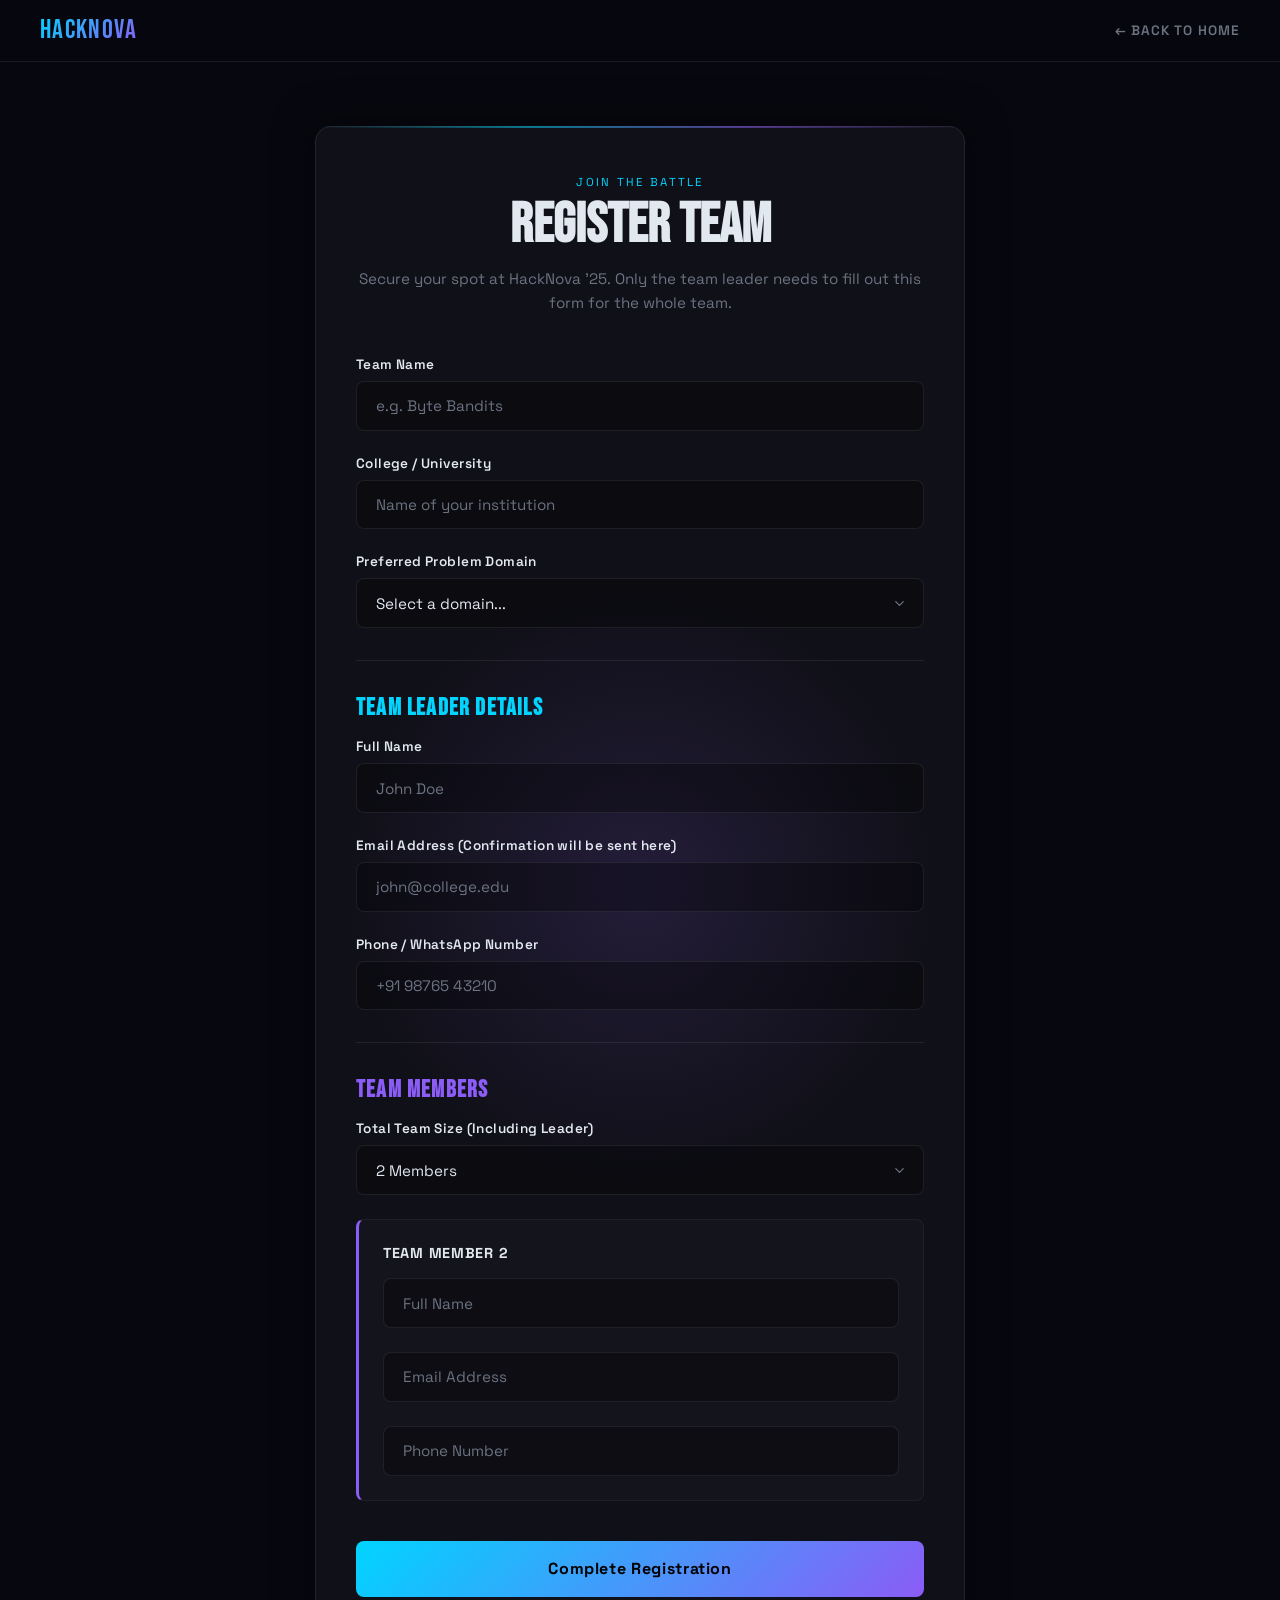
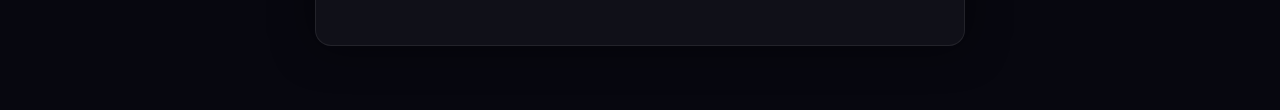
<file: index.html>
<!DOCTYPE html>
<html lang="en">

<head>
    <meta charset="UTF-8">
    <meta name="viewport" content="width=device-width, initial-scale=1.0">
    <title>Register | HackNova 2025</title>
    <link
        href="https://fonts.googleapis.com/css2?family=Bebas+Neue&family=Space+Grotesk:wght@300;400;500;600;700&display=swap"
        rel="stylesheet">
    <link rel="stylesheet" href="style.css">
</head>

<body>

    <nav>
        <a href="index.html" class="nav-logo">HackNova</a>
        <a href="index.html" class="nav-back">← Back to Home</a>
    </nav>

    <div class="register-container">
        <div class="bg-glow"></div>

        <div class="register-card">
            <span class="sec-tag">Join the Battle</span>
            <h1 class="form-title">Register Team</h1>
            <p class="form-desc">Secure your spot at HackNova '25. Only the team leader needs to fill out this form for
                the whole team.</p>

            <form id="registrationForm">
                <div class="form-group">
                    <label for="teamName">Team Name</label>
                    <input type="text" id="teamName" name="teamName" class="form-control"
                        placeholder="e.g. Byte Bandits" required>
                </div>

                <div class="form-group">
                    <label for="college">College / University</label>
                    <input type="text" id="college" name="college" class="form-control"
                        placeholder="Name of your institution" required>
                </div>

                <div class="form-group">
                    <label for="domain">Preferred Problem Domain</label>
                    <select id="domain" name="domain" class="form-control" required>
                        <option value="" disabled selected>Select a domain...</option>
                        <option value="AI/ML">Artificial Intelligence & ML</option>
                        <option value="Web3">Web3 & Blockchain</option>
                        <option value="Cybersecurity">Cybersecurity</option>
                        <option value="IoT">IoT & Hardware</option>
                        <option value="HealthTech">HealthTech</option>
                        <option value="Open">Open Innovation</option>
                    </select>
                </div>

                <hr style="border:none; border-top:1px solid var(--border); margin: 2rem 0;">

                <h3
                    style="margin-bottom: 1rem; color: var(--cyan); font-family: 'Bebas Neue', sans-serif; font-size: 1.5rem; letter-spacing: 0.05em;">
                    Team Leader Details</h3>
                <div class="form-group">
                    <label for="leaderName">Full Name</label>
                    <input type="text" id="leaderName" name="leaderName" class="form-control" placeholder="John Doe"
                        required>
                </div>

                <div class="form-group">
                    <label for="email">Email Address (Confirmation will be sent here)</label>
                    <input type="email" id="email" name="email" class="form-control" placeholder="john@college.edu"
                        required>
                </div>

                <div class="form-group">
                    <label for="phone">Phone / WhatsApp Number</label>
                    <input type="tel" id="phone" name="phone" class="form-control" placeholder="+91 98765 43210"
                        required>
                </div>

                <hr style="border:none; border-top:1px solid var(--border); margin: 2rem 0;">

                <h3
                    style="margin-bottom: 1rem; color: var(--purple); font-family: 'Bebas Neue', sans-serif; font-size: 1.5rem; letter-spacing: 0.05em;">
                    Team Members</h3>
                <div class="form-group">
                    <label for="teamSize">Total Team Size (Including Leader)</label>
                    <select id="teamSize" name="teamSize" class="form-control" required>
                        <option value="2">2 Members</option>
                        <option value="3">3 Members</option>
                        <option value="4">4 Members</option>
                    </select>
                </div>

                <div id="dynamicMembersContainer"></div>

                <button type="submit" class="btn-submit" id="submitBtn">Complete Registration</button>

                <div id="statusMessage" class="status-msg"></div>
            </form>
        </div>
    </div>

    <script src="script.js"></script>
</body>

</html>
</file>
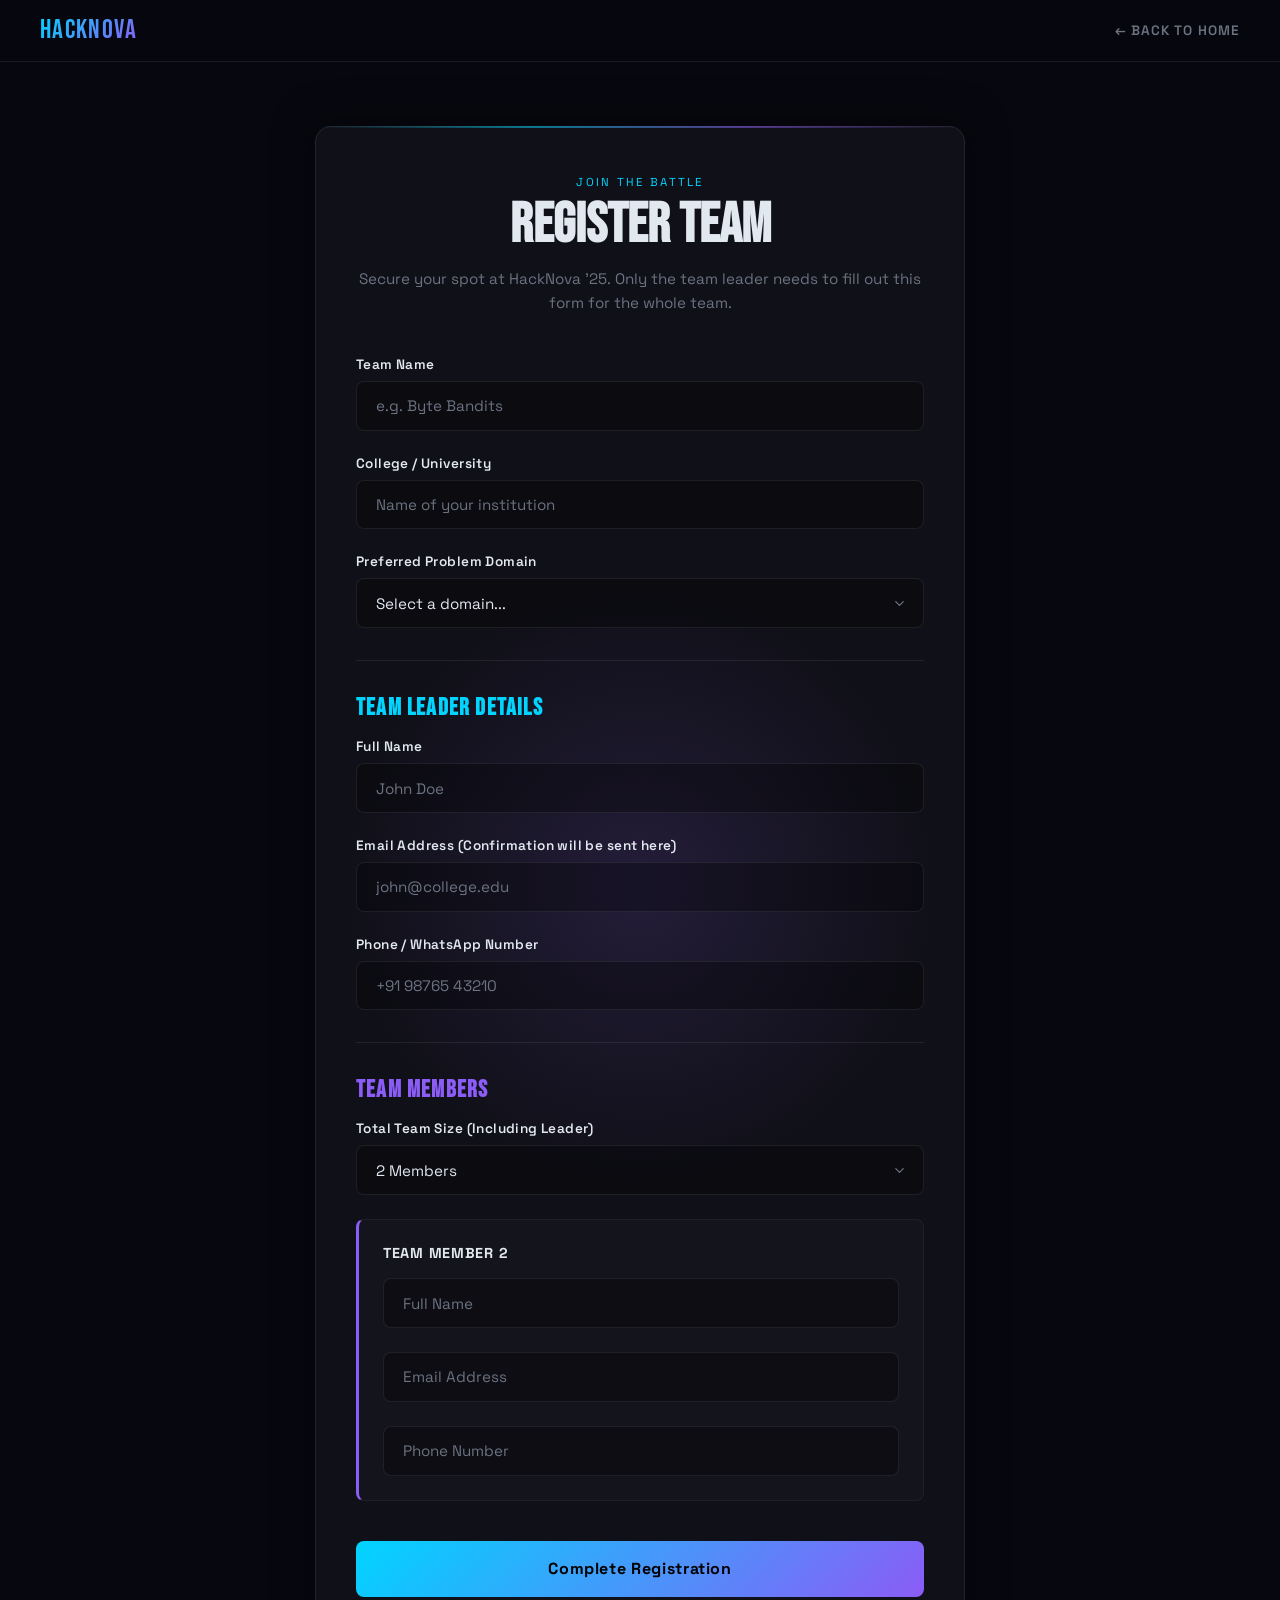
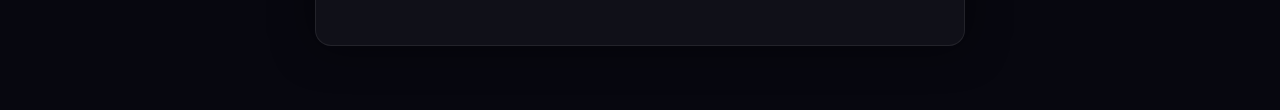
<file: register.html>
<!DOCTYPE html>
<html lang="en">

<head>
    <meta charset="UTF-8">
    <meta name="viewport" content="width=device-width, initial-scale=1.0">
    <title>Register | HackNova 2025</title>
    <link
        href="https://fonts.googleapis.com/css2?family=Bebas+Neue&family=Space+Grotesk:wght@300;400;500;600;700&display=swap"
        rel="stylesheet">
    <link rel="stylesheet" href="style.css">
</head>

<body>

    <nav>
        <a href="index.html" class="nav-logo">HackNova</a>
        <a href="index.html" class="nav-back">← Back to Home</a>
    </nav>

    <div class="register-container">
        <div class="bg-glow"></div>

        <div class="register-card">
            <span class="sec-tag">Join the Battle</span>
            <h1 class="form-title">Register Team</h1>
            <p class="form-desc">Secure your spot at HackNova '25. Only the team leader needs to fill out this form for
                the whole team.</p>

            <form id="registrationForm">
                <div class="form-group">
                    <label for="teamName">Team Name</label>
                    <input type="text" id="teamName" name="teamName" class="form-control"
                        placeholder="e.g. Byte Bandits" required>
                </div>

                <div class="form-group">
                    <label for="college">College / University</label>
                    <input type="text" id="college" name="college" class="form-control"
                        placeholder="Name of your institution" required>
                </div>

                <div class="form-group">
                    <label for="domain">Preferred Problem Domain</label>
                    <select id="domain" name="domain" class="form-control" required>
                        <option value="" disabled selected>Select a domain...</option>
                        <option value="AI/ML">Artificial Intelligence & ML</option>
                        <option value="Web3">Web3 & Blockchain</option>
                        <option value="Cybersecurity">Cybersecurity</option>
                        <option value="IoT">IoT & Hardware</option>
                        <option value="HealthTech">HealthTech</option>
                        <option value="Open">Open Innovation</option>
                    </select>
                </div>

                <hr style="border:none; border-top:1px solid var(--border); margin: 2rem 0;">

                <h3
                    style="margin-bottom: 1rem; color: var(--cyan); font-family: 'Bebas Neue', sans-serif; font-size: 1.5rem; letter-spacing: 0.05em;">
                    Team Leader Details</h3>
                <div class="form-group">
                    <label for="leaderName">Full Name</label>
                    <input type="text" id="leaderName" name="leaderName" class="form-control" placeholder="John Doe"
                        required>
                </div>

                <div class="form-group">
                    <label for="email">Email Address (Confirmation will be sent here)</label>
                    <input type="email" id="email" name="email" class="form-control" placeholder="john@college.edu"
                        required>
                </div>

                <div class="form-group">
                    <label for="phone">Phone / WhatsApp Number</label>
                    <input type="tel" id="phone" name="phone" class="form-control" placeholder="+91 98765 43210"
                        required>
                </div>

                <hr style="border:none; border-top:1px solid var(--border); margin: 2rem 0;">

                <h3
                    style="margin-bottom: 1rem; color: var(--purple); font-family: 'Bebas Neue', sans-serif; font-size: 1.5rem; letter-spacing: 0.05em;">
                    Team Members</h3>
                <div class="form-group">
                    <label for="teamSize">Total Team Size (Including Leader)</label>
                    <select id="teamSize" name="teamSize" class="form-control" required>
                        <option value="2">2 Members</option>
                        <option value="3">3 Members</option>
                        <option value="4">4 Members</option>
                    </select>
                </div>

                <div id="dynamicMembersContainer"></div>

                <button type="submit" class="btn-submit" id="submitBtn">Complete Registration</button>

                <div id="statusMessage" class="status-msg"></div>
            </form>
        </div>
    </div>

    <script src="script.js"></script>
</body>

</html>
</file>
<file: style.css>
*,
*::before,
*::after {
    box-sizing: border-box;
    margin: 0;
    padding: 0
}

:root {
    --bg: #07070f;
    --bg2: #0d0d1b;
    --cyan: #00d4ff;
    --purple: #8b5cf6;
    --amber: #f59e0b;
    --green: #10b981;
    --text: #e2e8f0;
    --muted: #6b7280;
    --card: rgba(255, 255, 255, 0.04);
    --border: rgba(255, 255, 255, 0.08);
}

body {
    font-family: 'Space Grotesk', sans-serif;
    background: var(--bg);
    color: var(--text);
    overflow-x: hidden;
    min-height: 100vh;
    display: flex;
    flex-direction: column
}

nav {
    width: 100%;
    z-index: 200;
    padding: .9rem 2.5rem;
    display: flex;
    align-items: center;
    justify-content: space-between;
    background: rgba(7, 7, 15, .85);
    border-bottom: 1px solid var(--border)
}

.nav-logo {
    font-family: 'Bebas Neue', sans-serif;
    font-size: 1.7rem;
    background: linear-gradient(135deg, var(--cyan), var(--purple));
    -webkit-background-clip: text;
    -webkit-text-fill-color: transparent;
    background-clip: text;
    letter-spacing: .05em;
    text-decoration: none
}

.nav-back {
    color: var(--muted);
    text-decoration: none;
    font-size: .85rem;
    font-weight: 600;
    text-transform: uppercase;
    letter-spacing: .08em;
    transition: color .2s
}

.nav-back:hover {
    color: var(--cyan)
}

.register-container {
    flex: 1;
    display: flex;
    align-items: center;
    justify-content: center;
    padding: 4rem 2rem;
    position: relative
}

.register-card {
    background: var(--card);
    border: 1px solid var(--border);
    border-radius: 16px;
    padding: 3rem 2.5rem;
    width: 100%;
    max-width: 650px;
    position: relative;
    z-index: 2;
    box-shadow: 0 0 40px rgba(0, 0, 0, 0.5)
}

.register-card::before {
    content: '';
    position: absolute;
    top: -1px;
    left: -1px;
    right: -1px;
    height: 2px;
    background: linear-gradient(90deg, transparent, var(--cyan), var(--purple), transparent);
    opacity: 0.5
}

.sec-tag {
    font-size: .72rem;
    letter-spacing: .2em;
    text-transform: uppercase;
    color: var(--cyan);
    margin-bottom: .6rem;
    display: block;
    text-align: center
}

.form-title {
    font-family: 'Bebas Neue', sans-serif;
    font-size: 3.5rem;
    line-height: 1;
    margin-bottom: .8rem;
    text-align: center
}

.form-desc {
    color: var(--muted);
    text-align: center;
    font-size: .95rem;
    margin-bottom: 2.5rem;
    line-height: 1.6
}

.form-group {
    margin-bottom: 1.5rem
}

.form-group label {
    display: block;
    font-size: .85rem;
    font-weight: 600;
    color: var(--text);
    margin-bottom: .5rem;
    letter-spacing: .03em
}

.form-control {
    width: 100%;
    background: rgba(0, 0, 0, 0.3);
    border: 1px solid var(--border);
    color: var(--text);
    font-family: 'Space Grotesk', sans-serif;
    font-size: .95rem;
    padding: .9rem 1.2rem;
    border-radius: 8px;
    transition: border-color .3s, box-shadow .3s;
    outline: none
}

.form-control:focus {
    border-color: var(--cyan);
    box-shadow: 0 0 15px rgba(0, 212, 255, .15)
}

.form-control::placeholder {
    color: var(--muted)
}

select.form-control {
    appearance: none;
    background-image: url("data:image/svg+xml;charset=UTF-8,%3csvg xmlns='http://www.w3.org/2000/svg' viewBox='0 0 24 24' fill='none' stroke='%236b7280' stroke-width='2' stroke-linecap='round' stroke-linejoin='round'%3e%3cpolyline points='6 9 12 15 18 9'%3e%3c/polyline%3e%3c/svg%3e");
    background-repeat: no-repeat;
    background-position: right 1rem center;
    background-size: 1em
}

select.form-control option {
    background: var(--bg2);
    color: var(--text)
}

/* DYNAMIC MEMBER SECTION STYLES */
.member-block {
    background: rgba(255, 255, 255, 0.02);
    border: 1px solid rgba(255, 255, 255, 0.05);
    padding: 1.5rem;
    border-radius: 8px;
    margin-bottom: 1rem;
    border-left: 3px solid var(--purple)
}

.member-block h4 {
    margin-bottom: 1rem;
    font-size: .9rem;
    color: var(--text);
    text-transform: uppercase;
    letter-spacing: .05em
}

.btn-submit {
    width: 100%;
    display: block;
    background: linear-gradient(135deg, var(--cyan), var(--purple));
    color: #000;
    padding: 1.1rem;
    border-radius: 8px;
    font-weight: 700;
    font-size: 1rem;
    font-family: 'Space Grotesk', sans-serif;
    letter-spacing: .04em;
    border: none;
    cursor: pointer;
    margin-top: 2.5rem;
    transition: transform .2s, box-shadow .2s
}

.btn-submit:hover {
    transform: translateY(-2px);
    box-shadow: 0 0 35px rgba(0, 212, 255, .35)
}

.btn-submit:disabled {
    opacity: 0.7;
    cursor: not-allowed;
    transform: none;
    box-shadow: none
}

.status-msg {
    margin-top: 1.5rem;
    text-align: center;
    font-size: .9rem;
    font-weight: 600;
    padding: 1rem;
    border-radius: 8px;
    display: none
}

.status-msg.success {
    display: block;
    background: rgba(16, 185, 129, 0.1);
    color: var(--green);
    border: 1px solid rgba(16, 185, 129, 0.3)
}

.status-msg.error {
    display: block;
    background: rgba(239, 68, 68, 0.1);
    color: #ef4444;
    border: 1px solid rgba(239, 68, 68, 0.3)
}

.bg-glow {
    position: absolute;
    width: 600px;
    height: 600px;
    background: radial-gradient(circle, rgba(139, 92, 246, 0.15) 0%, transparent 70%);
    top: 50%;
    left: 50%;
    transform: translate(-50%, -50%);
    z-index: 1;
    pointer-events: none
}
</file>
